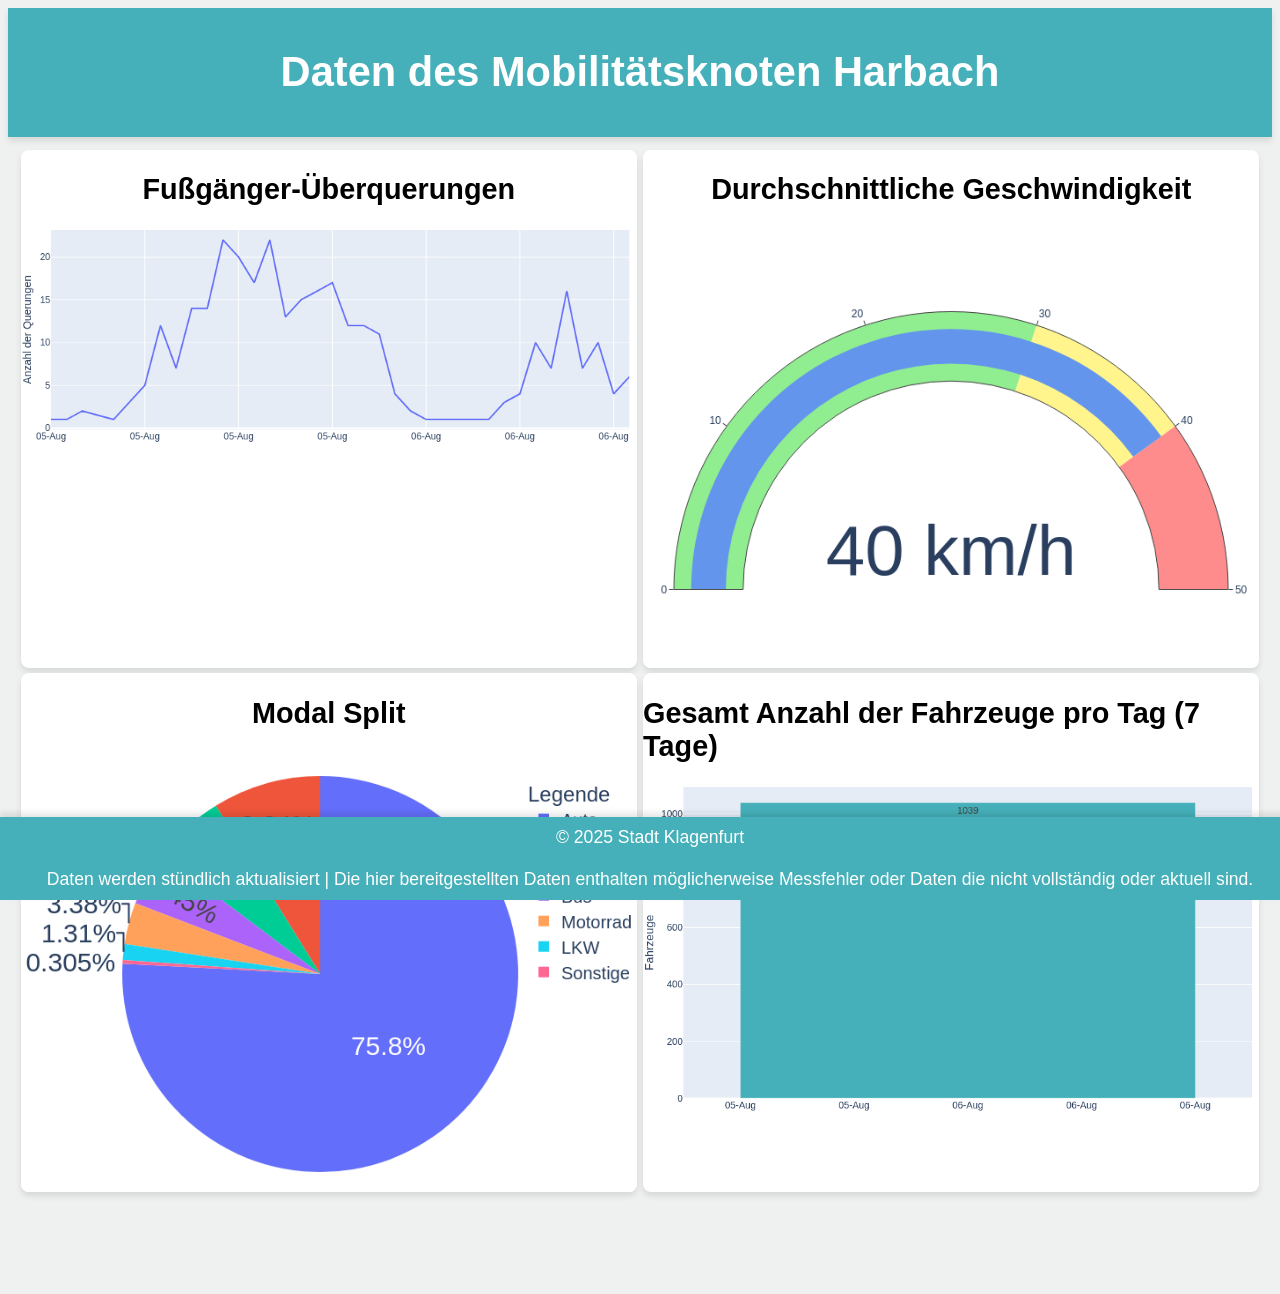
<file: index.html>
<!DOCTYPE html>
<html lang="de">
<head>
    <meta charset="UTF-8">
    <meta name="viewport" content="width=device-width, initial-scale=1.0">
    <title>Dashboard Harbach</title>
    <link rel="stylesheet" href="styles.css">
</head>
<body>
    <header>
        <h1>Daten des Mobilitätsknoten Harbach</h1>
    </header>

    <main class="dashboard">
        <section class="chart1">
            <h2>Fußgänger-Überquerungen</h2>
            <img src="Crosswalks.png" alt="Bild von Fußgänger-Überquerungen">
        </section>
        <section class="chart2">
            <h2>Durchschnittliche Geschwindigkeit</h2>
            <img src="speedometer.png" alt="Bild von Durchschnittliche Geschwindigkeit">
        </section>
        <section class="chart3">
            <h2>Modal Split</h2>
            <img src="Modal_split.png" alt="Bild von Modal Split">
        </section>
        <section class="chart4">
            <h2>Gesamt Anzahl der Fahrzeuge pro Tag (7 Tage)</h2>
            <img src="cars_total.png" alt="Platzhalter Bild">
        </section>
    </main>

    <footer>
        © 2025 Stadt Klagenfurt <br/>
        <br/>
        Daten werden stündlich aktualisiert | Die hier bereitgestellten Daten enthalten möglicherweise Messfehler oder Daten die nicht vollständig oder aktuell sind.
    </footer>
</body>
</html>
</file>
<file: styles.css>
/* Extra small devices (phones, 600px and down) */
@media only screen and (max-width: 600px) {
    body {
        font-family: Arial, sans-serif;
        display: flex;
        flex-direction: column;
        background-color: #eef1ef;
        height: auto;
        overflow-x: hidden;
        overflow-y: auto;
        margin-bottom: 13%;
    }
    header {
        text-align: center;
        padding: 5%;
        background-color: #45B0B9;
        color: white;
        font-size: 0.7em;
        box-shadow: 0 4px 6px rgba(0,0,0,0.1);
    }
    .chart1, .chart2, .chart4 {
        height: auto; /* Passt die Höhe dynamisch an */
        max-height: 100%; /* Begrenzt die Höhe auf 100% des verfügbaren Platzes */
        background-color: #ffffff;
        border-radius: 8px;
        display: flex;
        flex-direction: column;
        align-items: center;
        box-shadow: 0 4px 6px rgba(0,0,0,0.1);
        overflow: hidden;
    }
    .chart1 h2, .chart2 h2, .chart4 h2 {
        font-size: 0.7em;
    }
    .chart1 img, .chart2 img, .chart4 img {
        width: 100%; /* Stellt sicher, dass die Bilder die volle Breite einnehmen */
        height: auto; /* Passt die Höhe dynamisch an */
        object-fit: contain; /* Stellt sicher, dass die Bilder nicht abgeschnitten werden */
        }
    .chart3 {
        height: auto; /* Passt die Höhe dynamisch an */
        max-height: 100%; /* Begrenzt die Höhe auf 100% des verfügbaren Platzes */
        background-color: #ffffff;
        border-radius: 8px;
        display: flex;
        flex-direction: column;
        align-items: center;
        box-shadow: 0 4px 6px rgba(0,0,0,0.1);
        overflow: hidden;
        }
    .chart3 h2 {
         text-align: center;
         font-size: 0.7em;}

    .chart3 img {
        width: 100%; /* Stellt sicher, dass die Bilder die volle Breite einnehmen */
        height: 85%; /* Passt die Höhe dynamisch an */
        object-fit: contain; /* Stellt sicher, dass die Bilder nicht abgeschnitten werden */
    }
    .dashboard {
        display: grid;
        grid-template-columns: 1fr; /* Eine Spalte für mobile Ansicht */
        gap: 0.5%; /* Größerer Abstand zwischen den Charts */
        padding: 1%;
        flex: 1;
        overflow: auto; /* Ermöglicht Scrollen auf kleinen Bildschirmen */
    }
    footer {
        position: fixed;
        left: 0;
        bottom: 0;
        width: 100%;
        background-color: #45B0B9;
        color: #fff;
        text-align: center;
        padding: 10px;
        font-size: 0.5em;
        box-shadow: 0 -4px 6px rgba(0,0,0,0.1);
    }
}

/* Small devices (portrait tablets and large phones, 600px and up) */
@media only screen and (min-width: 600px)  and (max-width: 768px) {
     body {
            font-family: Arial, sans-serif;
            display: flex;
            flex-direction: column;
            background-color: #eef1ef;
            height: auto;
            overflow-x: hidden;
            overflow-y: auto;
            margin-bottom: 8%;
        }
        header {
            text-align: center;
            padding: 15px;
            background-color: #45B0B9;
            color: white;
            font-size: 0.7em;
            box-shadow: 0 4px 6px rgba(0,0,0,0.1);
        }
        .chart1, .chart2, .chart3, .chart4 {
            height: auto; /* Passt die Höhe dynamisch an */
            max-height: 100%; /* Begrenzt die Höhe auf 100% des verfügbaren Platzes */
            background-color: #ffffff;
            border-radius: 8px;
            display: flex;
            flex-direction: column;
            align-items: center;
            box-shadow: 0 4px 6px rgba(0,0,0,0.1);
            overflow: hidden;
        }
        .chart1 h2, .chart2 h2, .chart3 h2, .chart4 h2 {
            font-size: 0.7em;
        }
        .chart1 img, .chart2 img, .chart3 img, .chart4 img {
            width: 100%; /* Stellt sicher, dass die Bilder die volle Breite einnehmen */
            height: auto; /* Passt die Höhe dynamisch an */
            object-fit: contain; /* Stellt sicher, dass die Bilder nicht abgeschnitten werden */
        }
        .dashboard {
            display: grid;
            grid-template-columns: 1fr; /* Eine Spalte für mobile Ansicht */
            gap: 10px; /* Größerer Abstand zwischen den Charts */
            padding: 10px;
            flex: 1;
            overflow: auto; /* Ermöglicht Scrollen auf kleinen Bildschirmen */
        }
        footer {
            position: fixed;
            left: 0;
            bottom: 0;
            width: 100%;
            background-color: #45B0B9;
            color: #fff;
            text-align: center;
            padding: 10px;
            font-size: 0.5em;
            box-shadow: 0 -4px 6px rgba(0,0,0,0.1);
        }
    }

/* Medium devices (landscape tablets, 768px and up) */
@media only screen and (min-width: 768px) and (max-width: 992px) {
    body {
        font-family: Arial, sans-serif;
        display: flex;
        flex-direction: column;
        background-color: #eef1ef;
        height: auto;
        overflow-x: hidden;
        overflow-y: auto;
        margin-bottom: 10%;
    }
    header {
        text-align: center;
        padding: 5%;
        background-color: #45B0B9;
        color: white;
        font-size: 1.1em;
        box-shadow: 0 4px 6px rgba(0,0,0,0.1);
    }
    .chart1, .chart2, .chart3, .chart4 {
        height: auto; /* Passt die Höhe dynamisch an */
        max-height: 100%; /* Begrenzt die Höhe auf 100% des verfügbaren Platzes */
        background-color: #ffffff;
        border-radius: 8px;
        display: flex;
        flex-direction: column;
        align-items: center;
        box-shadow: 0 4px 6px rgba(0,0,0,0.1);
        overflow: hidden;
    }
    .chart1 h2, .chart2 h2, .chart3 h2, .chart4 h2 {
        font-size: 1.4em;
    }
    .chart1 img, .chart2 img, .chart3 img, .chart4 img {
        width: 100%; /* Stellt sicher, dass die Bilder die volle Breite einnehmen */
        height: auto; /* Passt die Höhe dynamisch an */
        object-fit: contain; /* Stellt sicher, dass die Bilder nicht abgeschnitten werden */
    }
    .dashboard {
        display: grid;
        grid-template-columns: 1fr; /* Eine Spalte für mobile Ansicht */
        gap: 0.5%; /* Größerer Abstand zwischen den Charts */
        padding: 1%;
        flex: 1;
        overflow: auto; /* Ermöglicht Scrollen auf kleinen Bildschirmen */
    }
    footer {
        position: fixed;
        left: 0;
        bottom: 0;
        width: 100%;
        background-color: #45B0B9;
        color: #fff;
        text-align: center;
        padding: 10px;
        font-size: 0.9em;
        box-shadow: 0 -4px 6px rgba(0,0,0,0.1);
    }
}

/* Large devices (laptops/desktops, 992px and up) */
@media only screen and (min-width: 992px) and (max-width: 1200px) {
    body {
        font-family: Arial, sans-serif;
        display: flex;
        flex-direction: column;
        background-color: #eef1ef;
        height: 100%;
        overflow-x: hidden;
        overflow-y: auto;
        margin-bottom: 9%;
    }
    header {
        text-align: center;
        padding: 1%;
        background-color: #45B0B9;
        color: white;
        font-size: 1.3em;
        box-shadow: 0 4px 6px rgba(0,0,0,0.1);
    }
    .chart1, .chart2, .chart3, .chart4 {
        height: auto; /* Passt die Höhe dynamisch an */
        max-height: 100%; /* Begrenzt die Höhe auf 100% des verfügbaren Platzes */
        background-color: #ffffff;
        border-radius: 8px;
        display: flex;
        flex-direction: column;
        align-items: center;
        box-shadow: 0 4px 6px rgba(0,0,0,0.1);
        overflow: hidden;
    }
    .chart1 h2, .chart2 h2, .chart3 h2, .chart4 h2 {
        font-size: 1.8em;
    }
    .chart1 img, .chart2 img, .chart3 img, .chart4 img {
        width: 100%; /* Stellt sicher, dass die Bilder die volle Breite einnehmen */
        height: auto; /* Passt die Höhe dynamisch an */
        object-fit: contain; /* Stellt sicher, dass die Bilder nicht abgeschnitten werden */
    }
    .dashboard {
        display: grid;
        grid-template-columns: repeat(2, 1fr); /* Zwei Spalten für die Desktop Ansicht */
        gap: 0.5%; /* Größerer Abstand zwischen den Charts */
        padding: 1%;
        flex: 1;
        max-height: calc(100%);
        overflow: auto; /* Ermöglicht Scrollen auf kleinen Bildschirmen */
    }
    footer {
        position: fixed;
        left: 0;
        bottom: 0;
        width: 100%;
        background-color: #45B0B9;
        color: #fff;
        text-align: center;
        padding: 10px;
        font-size: 1.1em;
        box-shadow: 0 -4px 6px rgba(0,0,0,0.1);
    }
}

/* Extra large devices (large laptops and desktops, 1200px and up) */
@media only screen and (min-width: 1200px) {
    body {
        font-family: Arial, sans-serif;
        display: flex;
        flex-direction: column;
        background-color: #eef1ef;
        height: 100%;
        overflow-x: hidden;
        overflow-y: auto;
        margin-bottom: 7%;
    }
    header {
        text-align: center;
        padding: 1%;
        background-color: #45B0B9;
        color: white;
        font-size: 1.3em;
        box-shadow: 0 4px 6px rgba(0,0,0,0.1);
    }
     .chart1, .chart2, .chart3, .chart4 {
        height: auto; /* Passt die Höhe dynamisch an */
        max-height: 100%; /* Begrenzt die Höhe auf 100% des verfügbaren Platzes */
        background-color: #ffffff;
        border-radius: 8px;
        display: flex;
        flex-direction: column;
        align-items: center;
        box-shadow: 0 4px 6px rgba(0,0,0,0.1);
        overflow: hidden;
    }
    .chart1 h2, .chart2 h2, .chart3 h2, .chart4 h2 {
        font-size: 1.8em;
    }
    .chart1 img, .chart2 img, .chart3 img, .chart4 img {
        width: 100%; /* Stellt sicher, dass die Bilder die volle Breite einnehmen */
        height: auto; /* Passt die Höhe dynamisch an */
        object-fit: contain; /* Stellt sicher, dass die Bilder nicht abgeschnitten werden */
    }
    .dashboard {
        display: grid;
        grid-template-columns: repeat(2, 1fr); /* Zwei Spalten für die Desktop Ansicht */
        gap: 0.5%; /* Größerer Abstand zwischen den Charts */
        padding: 1%;
        flex: 1;
        max-height: calc(100%);
        overflow: auto; /* Ermöglicht Scrollen auf kleinen Bildschirmen */
    }
    footer {
        position: fixed;
        left: 0;
        bottom: 0;
        width: 100%;
        background-color: #45B0B9;
        color: #fff;
        text-align: center;
        padding: 10px;
        font-size: 1.1em;
        box-shadow: 0 -4px 6px rgba(0,0,0,0.1);
    }
}


/* KMG Screen */
@media only screen and (min-width: 1920px) and (min-height: 1080px) {
    body {
        font-family: Arial, sans-serif;
        display: flex;
        flex-direction: column;
        background-color: #eef1ef;
        height: 100%;
        overflow-x: hidden;
        overflow-y: hidden;
        margin-bottom: 5%;
    }
    header {
        text-align: center;
        padding: 0.5%;
        background-color: #45B0B9;
        color: white;
        font-size: 1.3em;
        box-shadow: 0 4px 6px rgba(0,0,0,0.1);
    }
    .chart1  {
        height: 100%;
        max-height: 100%;
        background-color: #ffffff;
        border-radius: 8px;
        align-items: center;
        box-shadow: 0 4px 6px rgba(0,0,0,0.1);
        overflow: hidden;
    }
    .chart1 h2 {
        text-align: center;
        font-size: 1.5em;
    }
    .chart1 img {
        display: block;
        margin-top: 50px;
        margin-left: 5%;
        width: auto;
        height: auto;
    }
    .chart2 {
        height: 100%;
        max-height: 100%;
        background-color: #ffffff;
        border-radius: 8px;
        align-items: center;
        box-shadow: 0 4px 6px rgba(0,0,0,0.1);
        overflow: hidden;
    }
    .chart2 h2 {
        text-align: center;
        font-size: 1.5em;
    }
    .chart2 img {
        display: block;
        margin-top: -25px;
        width: 100%;
        height: 100%;
        object-fit: scale-down;
        }

    .chart3 {
        height: 100%;
        max-height: 100%;
        background-color: #ffffff;
        border-radius: 8px;
        align-items: center;
        box-shadow: 0 4px 6px rgba(0,0,0,0.1);
        overflow: hidden;
    }
    .chart3 h2 {
        text-align: center;
        font-size: 1.5em;
    }
    .chart3 img {
        display: block;
        margin: 0;
        width: 100%;
        height: 80%;
        object-fit: scale-down;
        }

    .chart4 {
        height: 100%;
        max-height: 100%;
        background-color: #ffffff;
        border-radius: 8px;
        align-items: center;
        box-shadow: 0 4px 6px rgba(0,0,0,0.1);
        overflow: hidden;
    }
    .chart4 h2 {
        text-align: center;
        font-size: 1.5em;
    }
    .chart4 img {
        display: block;
        margin: 0 auto;
        width: 100%;
        height: 85%;
        object-fit: contain;
    }

    .dashboard {
        display: grid;
        grid-template-columns: repeat(2, 1fr);
        gap: 0.5%;
        padding: 1%;
        flex: 1;
        max-height: calc(830px);
        overflow: hidden;
    }
    footer {
        position: fixed;
        left: 0;
        bottom: 0;
        width: 100%;
        background-color: #45B0B9;
        color: #fff;
        text-align: center;
        padding: 10px;
        font-size: 1.1em;
        box-shadow: 0 -4px 6px rgba(0,0,0,0.1);
    }
}
</file>
